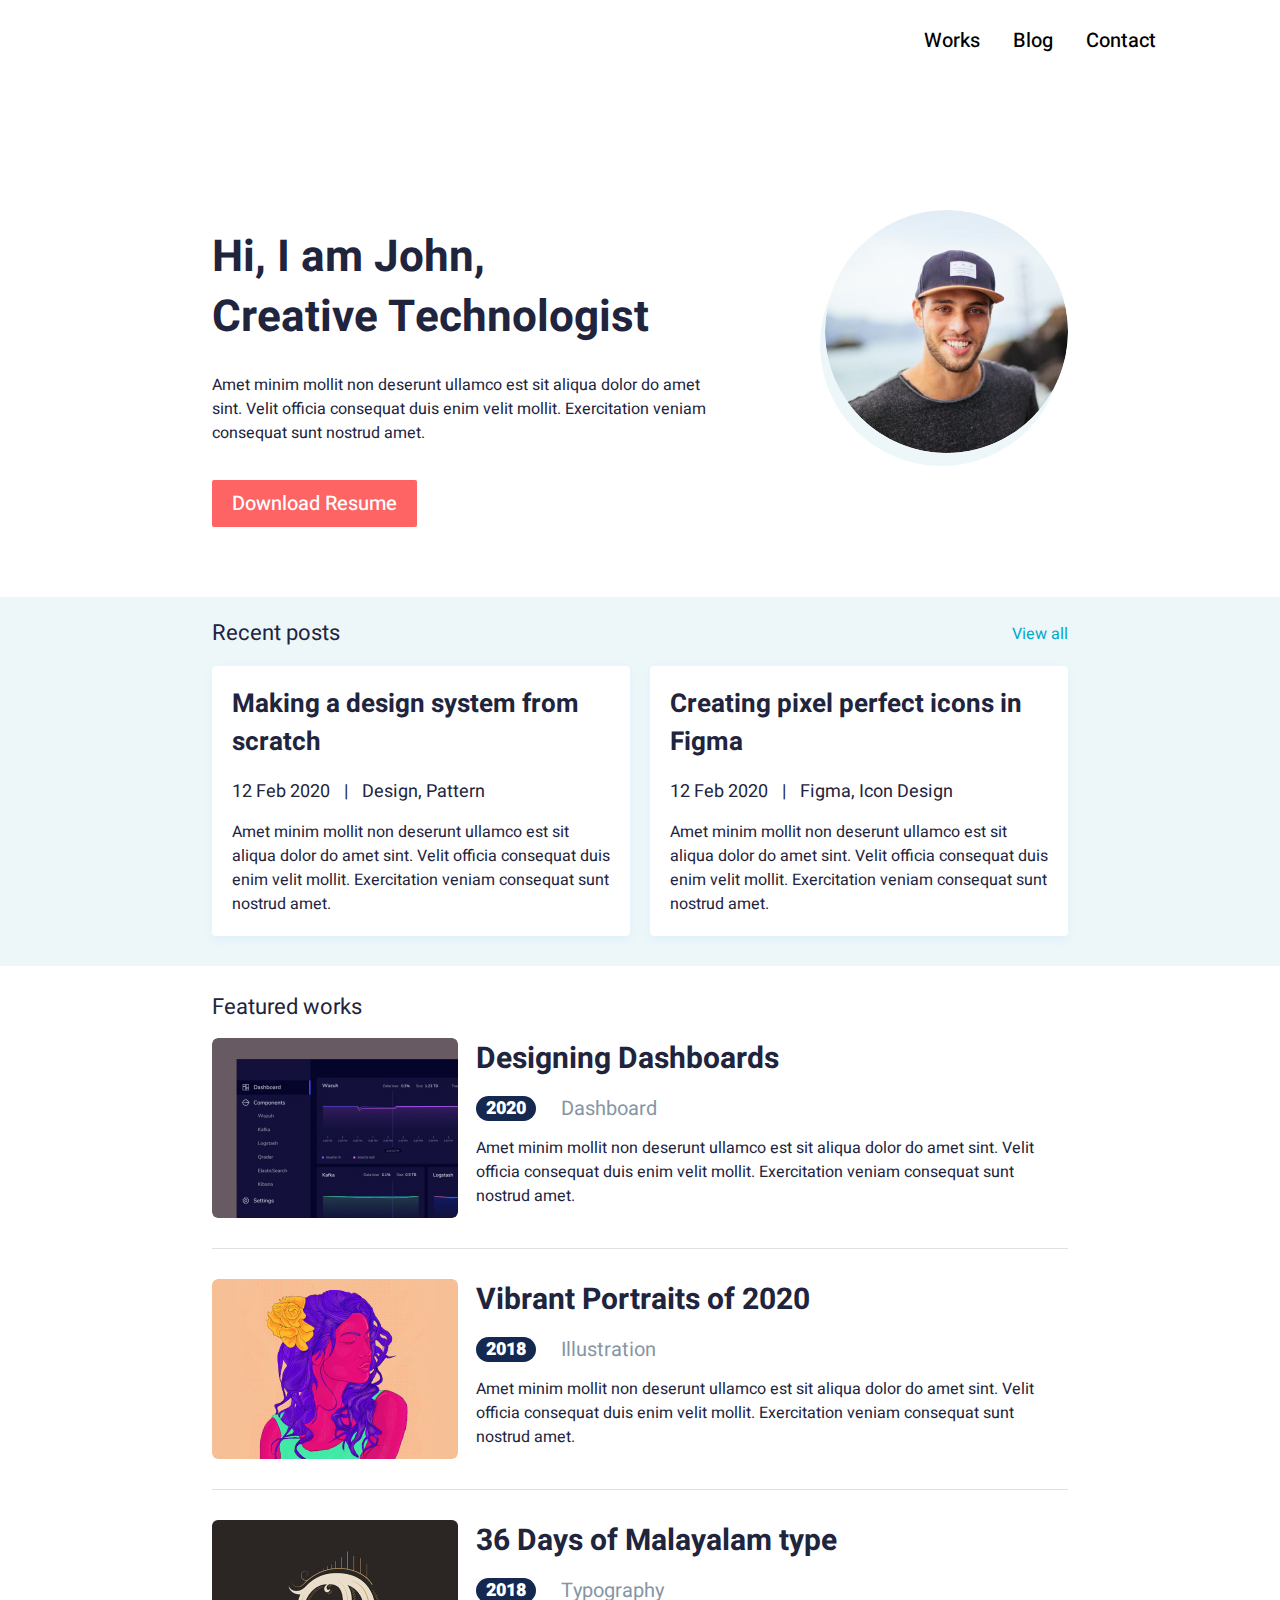
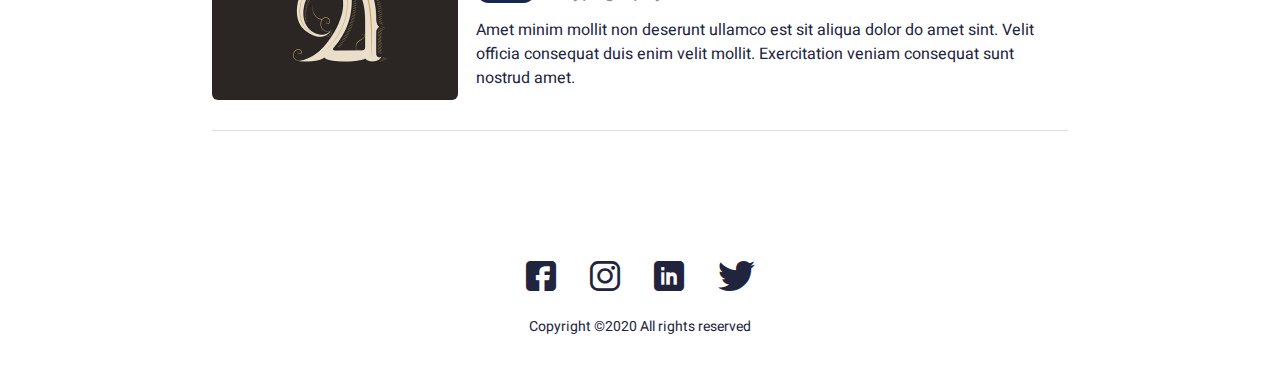
<file: index.html>
<!DOCTYPE html>
<html lang="en">
<head>
   <meta charset="UTF-8">
   <meta http-equiv="X-UA-Compatible" content="IE=edge">
   <meta name="viewport" content="width=device-width, initial-scale=1.0">
   <title>Johnn</title>
   <link href="css/iconsfont.css" rel="stylesheet">
   <link href="css/style.css" rel="stylesheet">
</head>
<body>
   <div class="wrapper">
<header class="header">
   <div class="header__content">
      <div class="header__menu menu">
         <div class="menu__icon icon-menu">
            <span></span>
            <span></span>
            <span></span>
         </div>
         <nav class="menu__body">
            <ul class="menu__list">
               <li><a href="works.html" class="menu__link">Works</a></li>
               <li><a href="blog.html" class="menu__link">Blog</a></li>
               <li><a href="article.html" class="menu__link">Contact</a></li>
            </ul>
         </nav>
      </div>
   </div>
</header>
      <main class="page">
         <section class="hello">
            <div class="hello__container container">
               <div class="hello__content">
                  <h1 class="hello__title title">
                     Hi, I am John,<br />
                     Creative Technologist
                  </h1>
                  <div class="hello__text text">
                     Amet minim mollit non deserunt ullamco est sit aliqua dolor do
                     amet sint. Velit officia consequat duis enim velit mollit.
                     Exercitation veniam consequat sunt nostrud amet.
                  </div>
                  <a href="" class="hello__btn btn">Download Resume</a>
               </div>
               <img class="hello__avatar" src="img/avatar.jpg" alt="">
            </div>
         </section>
         <section class="recent-posts">
            <div class="recent-posts__container container">
               <div class="recent-posts__header">
                  <div class="recent-posts__title title-posts">Recent posts</div>
                  <a href="" class="recent-posts__view-all">View all</a>
               </div>
               <div class="recent-posts__items">
                  <div class="recent-posts__column">
                     <article class="recent-posts__item recent-post">
                        <a href="" class="recent-post__title">Making a design system from scratch</a>
                        <div class="recent-post__info">12 Feb 2020 <span>|</span> Design, Pattern</div>
                        <div class="recent-post__text text">
                           Amet minim mollit non deserunt ullamco est sit aliqua dolor do amet sint.
                           Velit officia consequat duis enim velit mollit. 
                           Exercitation veniam consequat sunt nostrud amet.
                        </div>
                     </article>
                  </div>
                  <div class="recent-posts__column">
                     <article class="recent-posts__item recent-post">
                        <a href="" class="recent-post__title">Creating pixel perfect icons in Figma</a>
                        <div class="recent-post__info">12 Feb 2020 <span>|</span> Figma, Icon Design</div>
                        <div class="recent-post__text text">
                           Amet minim mollit non deserunt ullamco est sit aliqua dolor do amet sint.
                           Velit officia consequat duis enim velit mollit. 
                           Exercitation veniam consequat sunt nostrud amet.
                        </div>
                     </article>
                  </div>
               </div>
            </div>
         </section>
         <section class="featured-works">
            <div class="featured-works__container container">
               <div class="featured-works__title title-posts">Featured works</div>
               <div class="featured-works__items works">
                  <article class="works__item">
                     <a href="" class="works__image ibg">
                        <img src="img/works/01.jpg" alt="Work #1">
                     </a>
                     <div class="works__body">
                        <a href="" class="works__title">Designing Dashboards</a>
                        <div class="works__info">
                           <div class="works__year">2020</div>
                           <div class="works__category">Dashboard</div>
                        </div>
                        <div class="works__text text">
                           Amet minim mollit non deserunt ullamco est sit aliqua dolor do amet sint.
                           Velit officia consequat duis enim velit mollit.
                           Exercitation veniam consequat sunt nostrud amet.
                        </div>
                     </div>
                  </article>
                  <article class="works__item">
                     <a href="" class="works__image ibg">
                        <img src="img/works/02.jpg" alt="Work #2">
                     </a>
                     <div class="works__body">
                        <a href="" class="works__title">Vibrant Portraits of 2020</a>
                        <div class="works__info">
                           <div class="works__year">2018</div>
                           <div class="works__category">Illustration</div>
                        </div>
                        <div class="works__text text">
                           Amet minim mollit non deserunt ullamco est sit aliqua dolor do amet sint.
                           Velit officia consequat duis enim velit mollit.
                           Exercitation veniam consequat sunt nostrud amet.
                        </div>
                     </div>
                  </article>
                  <article class="works__item">
                     <a href="" class="works__image ibg">
                        <img src="img/works/03.jpg" alt="Work #3">
                     </a>
                     <div class="works__body">
                        <a href="" class="works__title">36 Days of Malayalam type</a>
                        <div class="works__info">
                           <div class="works__year">2018</div>
                           <div class="works__category">Typography</div>
                        </div>
                        <div class="works__text text">
                           Amet minim mollit non deserunt ullamco est sit aliqua dolor do amet sint.
                           Velit officia consequat duis enim velit mollit.
                           Exercitation veniam consequat sunt nostrud amet.
                        </div>
                     </div>
                  </article>
               </div>
            </div>
         </section>
      </main>
<footer class="footer">
   <div class="footer__content container">
      <div class="footer__social social">
         <a href="" class="social__item -icon-facebook"></a>
         <a href="" class="social__item -icon-instagram"></a>
         <a href="" class="social__item -icon-linked-in"></a>
         <a href="" class="social__item -icon-twitter"></a>
      </div>
      <div class="footer__copy">Copyright ©2020 All rights reserved </div>
   </div>
</footer>      
   </div>
   
   <script src="https://code.jquery.com/jquery-3.6.3.min.js"></script>
   <script src="js/script.js"></script>
</body>
</html>
</file>
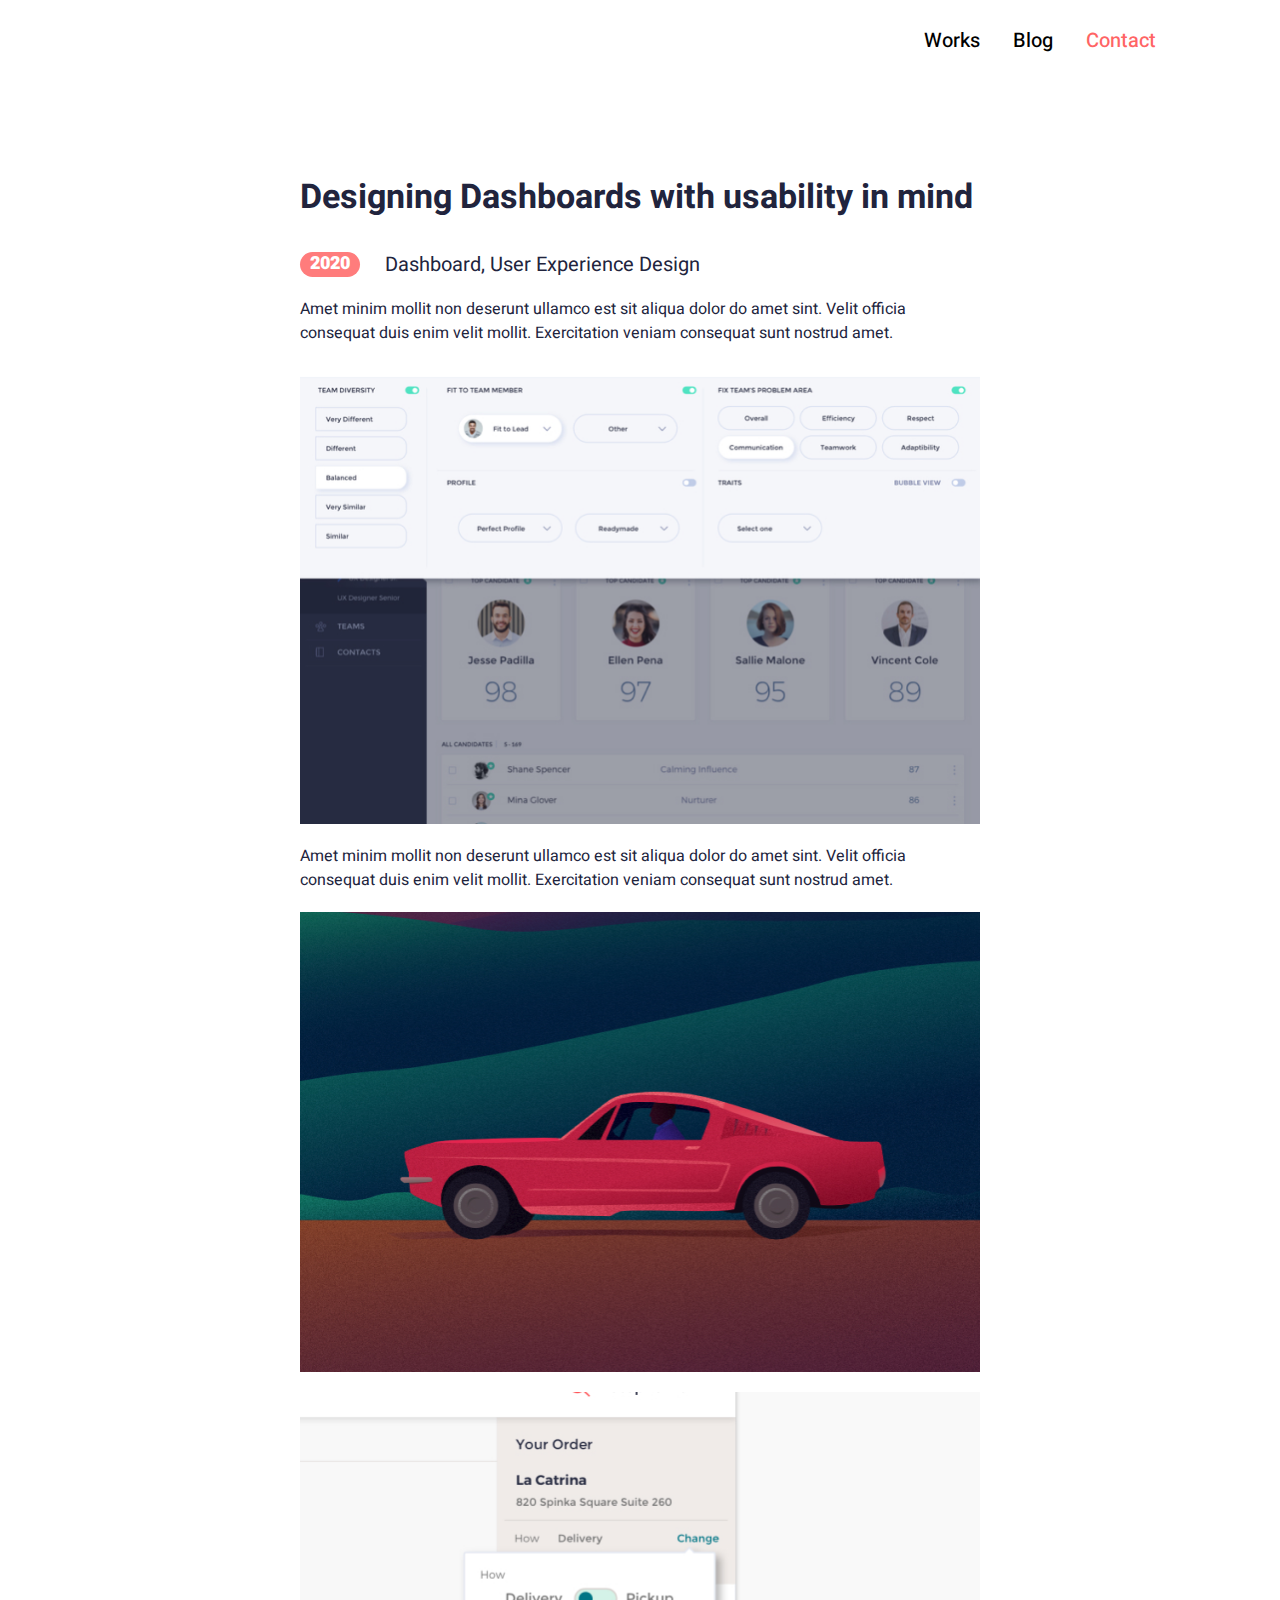
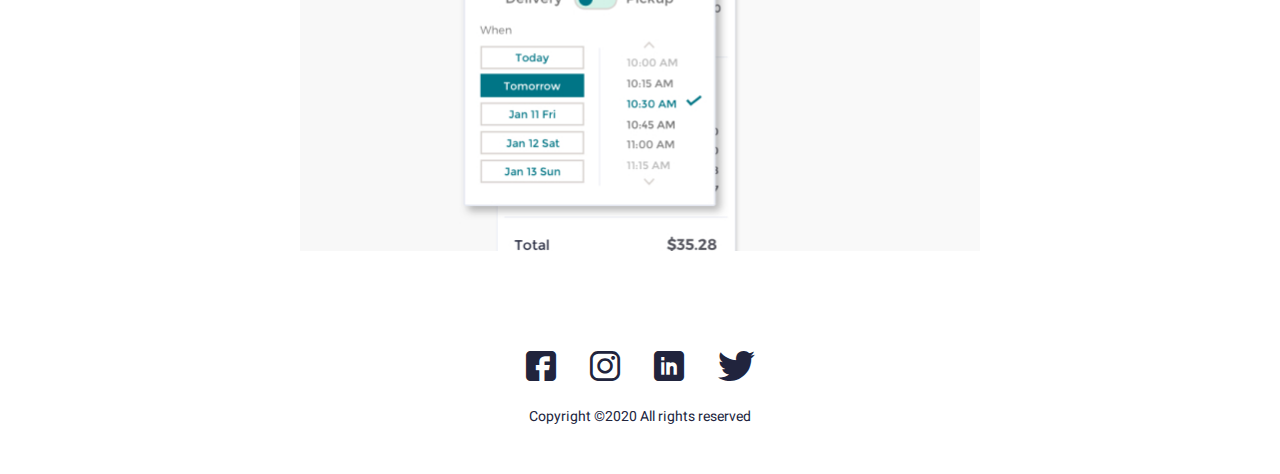
<file: article.html>
<!DOCTYPE html>
<html lang="en">
<head>
   <meta charset="UTF-8">
   <meta http-equiv="X-UA-Compatible" content="IE=edge">
   <meta name="viewport" content="width=device-width, initial-scale=1.0">
   <title>article</title>
   <link href="css/iconsfont.css" rel="stylesheet">
   <link href="css/style.css" rel="stylesheet">
</head>
<body>
   <div class="wrapper">
      <header class="header">
         <div class="header__content">
            <div class="header__menu menu">
               <div class="menu__icon icon-menu">
                  <span></span>
                  <span></span>
                  <span></span>
               </div>
               <nav class="menu__body">
                  <ul class="menu__list">
                     <li><a href="works.html" class="menu__link">Works</a></li>
                     <li><a href="blog.html" class="menu__link">Blog</a></li>
                     <li><a href="article.html" class="menu__link act-link-contact">Contact</a></li>
                  </ul>
               </nav>
            </div>
         </div>
      </header>
      <main class="page">
         <div class="article">
            <h1 class="article__title">Designing Dashboards with usability in mind</h1>
            <div class="article__info">
               <div class="article__year">2020</div>
               <div class="article__category">Dashboard, User Experience Design</div>
            </div>
            <div class="article__text">
               <p>
                  Amet minim mollit non deserunt ullamco est sit aliqua
                  dolor do amet sint.
                  Velit officia consequat duis enim velit mollit.
                  Exercitation veniam consequat sunt nostrud amet.
               </p>
               <img src="img/article/01.jpg" alt="" />
               <p>
                  Amet minim mollit non deserunt ullamco est sit aliqua
                  dolor do amet sint.
                  Velit officia consequat duis enim velit mollit.
                  Exercitation veniam consequat sunt nostrud amet.
               </p>
               <img src="img/article/02.jpg" alt="" />
               <img src="img/article/03.jpg" alt="" />
            </div>
         </div>
      </main>
<footer class="footer">
   <div class="footer__content container">
      <div class="footer__social social">
         <a href="" class="social__item -icon-facebook"></a>
         <a href="" class="social__item -icon-instagram"></a>
         <a href="" class="social__item -icon-linked-in"></a>
         <a href="" class="social__item -icon-twitter"></a>
      </div>
      <div class="footer__copy">Copyright ©2020 All rights reserved </div>
   </div>
</footer>      
   </div>
   
   <script src="https://code.jquery.com/jquery-3.6.3.min.js"></script>
   <script src="js/script.js"></script>
</body>
</html>
</file>
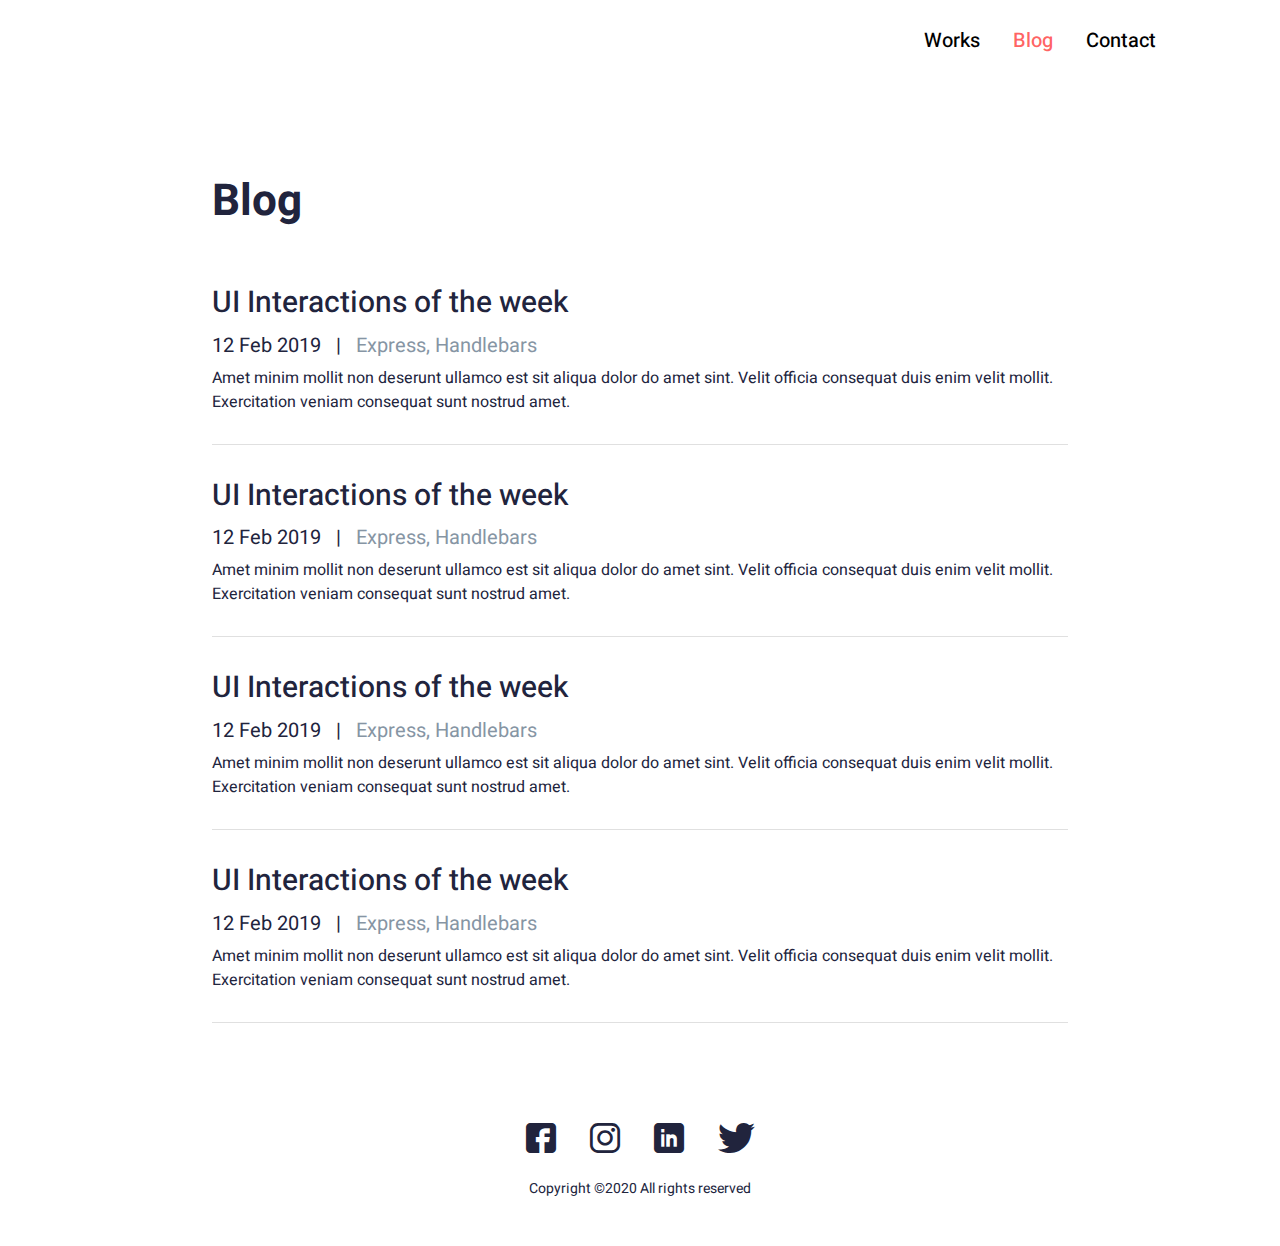
<file: blog.html>
<!DOCTYPE html>
<html lang="en">
<head>
   <meta charset="UTF-8">
   <meta http-equiv="X-UA-Compatible" content="IE=edge">
   <meta name="viewport" content="width=device-width, initial-scale=1.0">
   <title>blog</title>
   <link href="css/iconsfont.css" rel="stylesheet">
   <link href="css/style.css" rel="stylesheet">
</head>
<body>
   <div class="wrapper">
      <header class="header">
         <div class="header__content">
            <div class="header__menu menu">
               <div class="menu__icon icon-menu">
                  <span></span>
                  <span></span>
                  <span></span>
               </div>
               <nav class="menu__body">
                  <ul class="menu__list">
                     <li><a href="works.html" class="menu__link">Works</a></li>
                     <li><a href="blog.html" class="menu__link act-link-blog">Blog</a></li>
                     <li><a href="article.html" class="menu__link">Contact</a></li>
                  </ul>
               </nav>
            </div>
         </div>
      </header>
      <main class="page">
         <div class="page__container container">
            <section class="blog">
               <h1 class="blog__title title">Blog</h1>
               <div class="blog__items">
                  <div class="blog__item">
                     <a href="" class="blog__title-link">UI Interactions of the week</a>
                     <div class="blog__info">
                        <div class="blog__date">12 Feb 2019</div> 
                        <span class="blog__separator">|</span> 
                        <div class="blog__category">Express, Handlebars</div>
                     </div>
                     <div class="blog__text text">
                        Amet minim mollit non deserunt ullamco est
                        sit aliqua dolor do amet sint.
                        Velit officia consequat duis enim velit mollit.
                        Exercitation veniam consequat sunt nostrud amet.
                     </div>
                  </div>
                  <div class="blog__item">
                     <a href="" class="blog__title-link">UI Interactions of the week</a>
                     <div class="blog__info">
                        <div class="blog__date">12 Feb 2019</div> 
                        <span class="blog__separator">|</span> 
                        <div class="blog__category">Express, Handlebars</div>
                     </div>
                     <div class="blog__text text">
                        Amet minim mollit non deserunt ullamco est
                        sit aliqua dolor do amet sint.
                        Velit officia consequat duis enim velit mollit.
                        Exercitation veniam consequat sunt nostrud amet.
                     </div>
                  </div>
                  <div class="blog__item">
                     <a href="" class="blog__title-link">UI Interactions of the week</a>
                     <div class="blog__info">
                        <div class="blog__date">12 Feb 2019</div> 
                        <span class="blog__separator">|</span> 
                        <div class="blog__category">Express, Handlebars</div>
                     </div>
                     <div class="blog__text text">
                        Amet minim mollit non deserunt ullamco est
                        sit aliqua dolor do amet sint.
                        Velit officia consequat duis enim velit mollit.
                        Exercitation veniam consequat sunt nostrud amet.
                     </div>
                  </div>
                  <div class="blog__item">
                     <a href="" class="blog__title-link">UI Interactions of the week</a>
                     <div class="blog__info">
                        <div class="blog__date">12 Feb 2019</div> 
                        <span class="blog__separator">|</span> 
                        <div class="blog__category">Express, Handlebars</div>
                     </div>
                     <div class="blog__text text">
                        Amet minim mollit non deserunt ullamco est
                        sit aliqua dolor do amet sint.
                        Velit officia consequat duis enim velit mollit.
                        Exercitation veniam consequat sunt nostrud amet.
                     </div>
                  </div>
               </div>
            </section>
         </div>
      </main>
<footer class="footer">
   <div class="footer__content container">
      <div class="footer__social social">
         <a href="" class="social__item -icon-facebook"></a>
         <a href="" class="social__item -icon-instagram"></a>
         <a href="" class="social__item -icon-linked-in"></a>
         <a href="" class="social__item -icon-twitter"></a>
      </div>
      <div class="footer__copy">Copyright ©2020 All rights reserved </div>
   </div>
</footer>      
   </div>
   
   <script src="https://code.jquery.com/jquery-3.6.3.min.js"></script>
   <script src="js/script.js"></script>
</body>
</html>
</file>
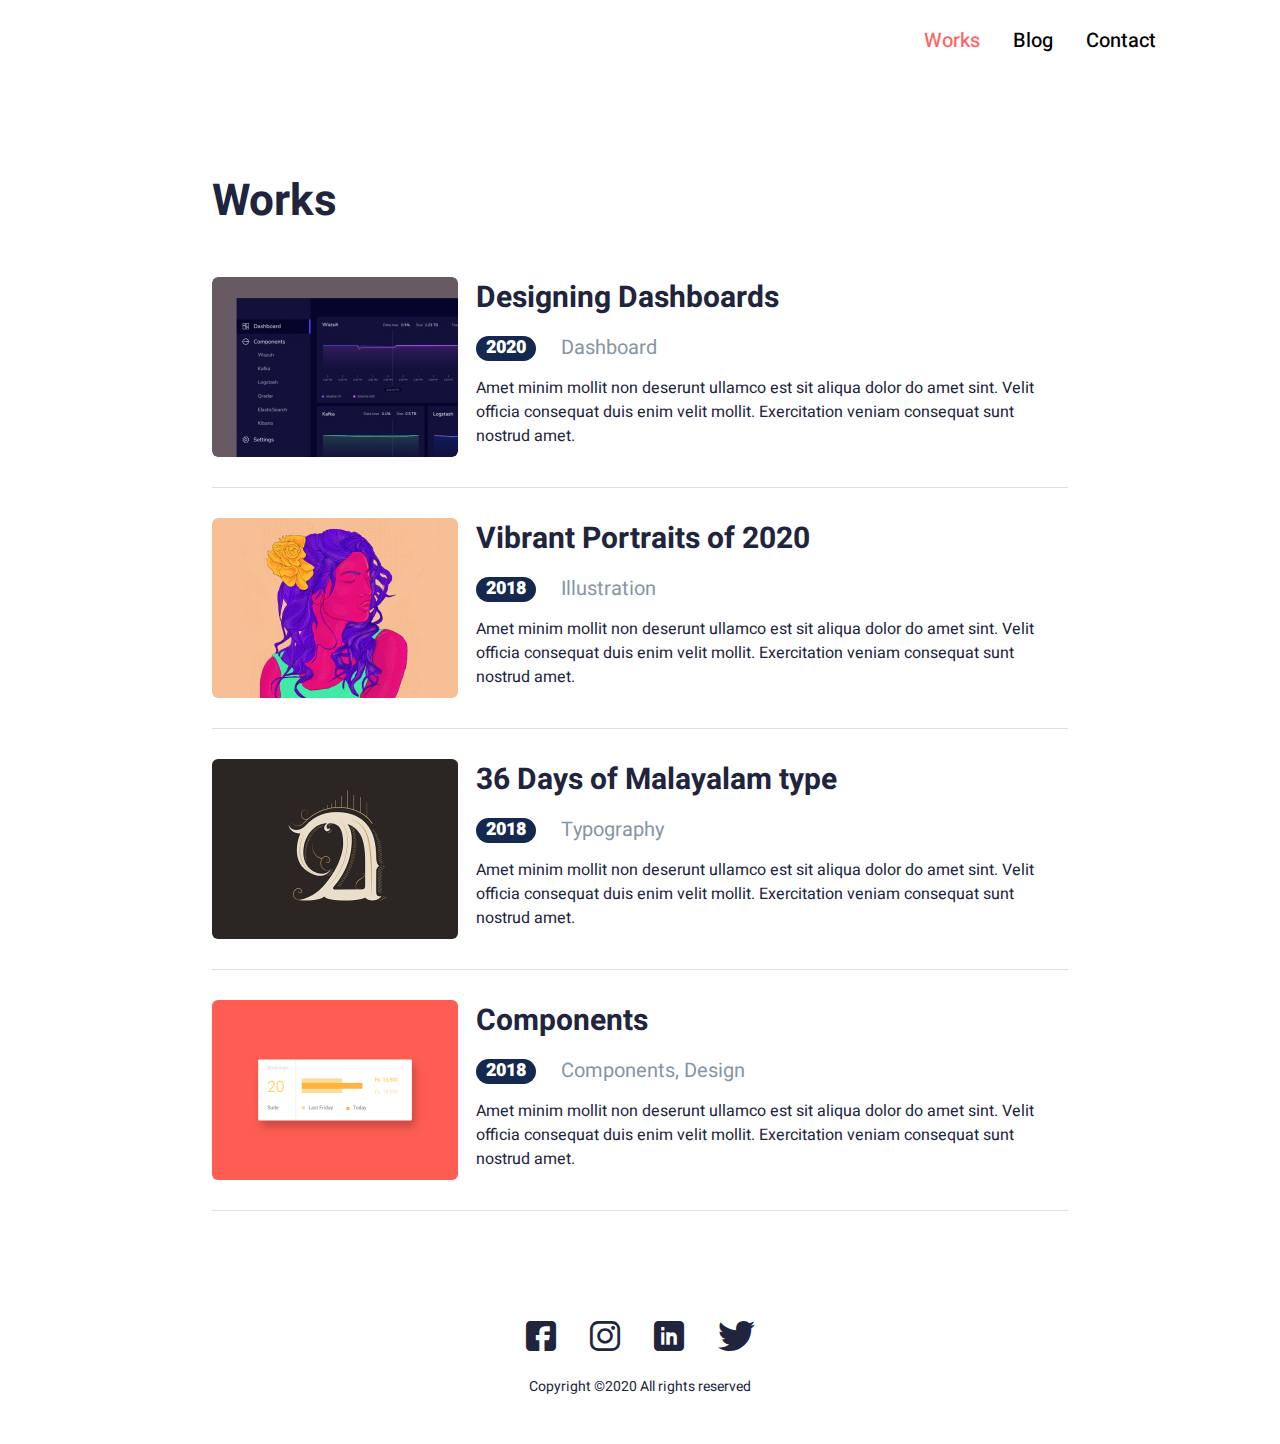
<file: works.html>
<!DOCTYPE html>
<html lang="en">
<head>
   <meta charset="UTF-8">
   <meta http-equiv="X-UA-Compatible" content="IE=edge">
   <meta name="viewport" content="width=device-width, initial-scale=1.0">
   <title>works</title>
   <link href="css/iconsfont.css" rel="stylesheet">
   <link href="css/style.css" rel="stylesheet">
</head>
<body>
   <div class="wrapper">
      <header class="header">
         <div class="header__content">
            <div class="header__menu menu">
               <div class="menu__icon icon-menu">
                  <span></span>
                  <span></span>
                  <span></span>
               </div>
               <nav class="menu__body">
                  <ul class="menu__list">
                     <li><a href="works.html" class="menu__link act-link-works">Works</a></li>
                     <li><a href="blog.html" class="menu__link">Blog</a></li>
                     <li><a href="article.html" class="menu__link">Contact</a></li>
                  </ul>
               </nav>
            </div>
         </div>
      </header>
      <main class="page">
         <div class="page__container container">
            <section class="works">
               <h1 class="works__main-title title">Works</h1>
               <div class="works-items">
                  <article class="works__item">
                     <a href="" class="works__image ibg">
                        <img src="img/works/01.jpg" alt="Work #1">
                     </a>
                     <div class="works__body">
                        <a href="" class="works__title">Designing Dashboards</a>
                        <div class="works__info">
                           <div class="works__year">2020</div>
                           <div class="works__category">Dashboard</div>
                        </div>
                        <div class="works__text text">
                           Amet minim mollit non deserunt ullamco est sit aliqua dolor do amet sint.
                           Velit officia consequat duis enim velit mollit.
                           Exercitation veniam consequat sunt nostrud amet.
                        </div>
                     </div>
                  </article>
                  <article class="works__item">
                     <a href="" class="works__image ibg">
                        <img src="img/works/02.jpg" alt="Work #2">
                     </a>
                     <div class="works__body">
                        <a href="" class="works__title">Vibrant Portraits of 2020</a>
                        <div class="works__info">
                           <div class="works__year">2018</div>
                           <div class="works__category">Illustration</div>
                        </div>
                        <div class="works__text text">
                           Amet minim mollit non deserunt ullamco est sit aliqua dolor do amet sint.
                           Velit officia consequat duis enim velit mollit.
                           Exercitation veniam consequat sunt nostrud amet.
                        </div>
                     </div>
                  </article>
                  <article class="works__item">
                     <a href="" class="works__image ibg">
                        <img src="img/works/03.jpg" alt="Work #3">
                     </a>
                     <div class="works__body">
                        <a href="" class="works__title">36 Days of Malayalam type</a>
                        <div class="works__info">
                           <div class="works__year">2018</div>
                           <div class="works__category">Typography</div>
                        </div>
                        <div class="works__text text">
                           Amet minim mollit non deserunt ullamco est sit aliqua dolor do amet sint.
                           Velit officia consequat duis enim velit mollit.
                           Exercitation veniam consequat sunt nostrud amet.
                        </div>
                     </div>
                  </article>
                  <article class="works__item">
                     <a href="" class="works__image ibg">
                        <img src="img/works/04.jpg" alt="Work #3">
                     </a>
                     <div class="works__body">
                        <a href="" class="works__title">Components</a>
                        <div class="works__info">
                           <div class="works__year">2018</div>
                           <div class="works__category">Components, Design</div>
                        </div>
                        <div class="works__text text">
                           Amet minim mollit non deserunt ullamco est sit aliqua dolor do amet sint.
                           Velit officia consequat duis enim velit mollit.
                           Exercitation veniam consequat sunt nostrud amet.
                        </div>
                     </div>
                  </article>
               </div>
            </section>
         </div>
      </main>
<footer class="footer">
   <div class="footer__content container">
      <div class="footer__social social">
         <a href="" class="social__item -icon-facebook"></a>
         <a href="" class="social__item -icon-instagram"></a>
         <a href="" class="social__item -icon-linked-in"></a>
         <a href="" class="social__item -icon-twitter"></a>
      </div>
      <div class="footer__copy">Copyright ©2020 All rights reserved </div>
   </div>
</footer>      
   </div>
   
   <script src="https://code.jquery.com/jquery-3.6.3.min.js"></script>
   <script src="js/script.js"></script>
</body>
</html>
</file>
<file: css/iconsfont.css>
@font-face {
  font-family: 'icons';
  src:
    url('../fonts/icons.ttf?b7ytnz') format('truetype'),
    url('../fonts/icons.woff?b7ytnz') format('woff'),
    url('../fonts/icons.svg?b7ytnz#icons') format('svg');
  font-weight: normal;
  font-style: normal;
  font-display: block;
}

[class^="-icon-"]::before,
[class*=" -icon-"]::before {
  /* use !important to prevent issues with browser extensions that change fonts */
  font-family: 'icons' !important;
  font-style: normal;
  font-weight: normal;
  font-variant: normal;
  text-transform: none;
  line-height: 1;

  /* Better Font Rendering =========== */
  -webkit-font-smoothing: antialiased;
  -moz-osx-font-smoothing: grayscale;
}

.-icon-facebook:before {
  content: "\e900";
}
.-icon-instagram:before {
  content: "\e901";
}
.-icon-linked-in:before {
  content: "\e902";
}
.-icon-twitter:before {
  content: "\e903";
}
</file>
<file: css/style.css>
@charset "UTF-8";
/*Обнуление*/
@import url("https://fonts.googleapis.com/css2?family=Heebo:wght@400;500;700;900&display=swap");
* {
  padding: 0;
  margin: 0;
  border: 0;
}

*, *:before, *:after {
  -webkit-box-sizing: border-box;
  box-sizing: border-box;
}

:focus, :active {
  outline: none;
}

a:focus, a:active {
  outline: none;
}

nav, footer, header, aside {
  display: block;
}

html, body {
  height: 100%;
  width: 100%;
  font-size: 100%;
  line-height: 1;
  font-size: 14px;
  -ms-text-size-adjust: 100%;
  -moz-text-size-adjust: 100%;
  -webkit-text-size-adjust: 100%;
}

input, button, textarea {
  font-family: inherit;
}

input::-ms-clear {
  display: none;
}

button {
  cursor: pointer;
}

button::-moz-focus-inner {
  padding: 0;
  border: 0;
}

a, a:visited {
  text-decoration: none;
}

a:hover {
  text-decoration: none;
}

ul li {
  list-style: none;
}

img {
  vertical-align: top;
}

h1, h2, h3, h4, h5, h6 {
  font-size: inherit;
  font-weight: inherit;
}

/*--------------------*/
body, html {
  font-family: Heebo;
  color: #21243D;
}

.ibg {
  background-position: center;
  background-size: cover;
  background-repeat: no-repeat;
  position: relative;
}

.ibg img {
  width: 0;
  height: 0;
  position: absolute;
  top: 0;
  left: 0;
  opacity: 0;
  visibility: hidden;
}

@media (max-width: 767.98px) {
  body.lock {
    overflow: hidden;
  }
}
.wrapper {
  width: 100%;
  min-height: 100%;
  overflow: hidden;
  display: -webkit-box;
  display: -ms-flexbox;
  display: flex;
  -webkit-box-orient: vertical;
  -webkit-box-direction: normal;
      -ms-flex-direction: column;
          flex-direction: column;
}

.container {
  max-width: 856px;
  margin: 0 auto;
}
@media (max-width: 868px) {
  .container {
    max-width: 750px;
  }
}
@media (max-width: 991.98px) {
  .container {
    max-width: none;
    padding: 0 10px;
  }
}

.header {
  position: relative;
  z-index: 100;
}
.header__content {
  max-width: 1052px;
  padding: 0px 10px;
  margin: 0px auto;
}
.header__menu {
  height: 82px;
  display: -webkit-box;
  display: -ms-flexbox;
  display: flex;
  -webkit-box-pack: end;
      -ms-flex-pack: end;
          justify-content: flex-end;
  -webkit-box-align: center;
      -ms-flex-align: center;
          align-items: center;
  padding: 10px 0;
}
@media (max-width: 767.98px) {
  .header__menu {
    height: 50px;
  }
}

.menu__list li {
  margin: 0px 0px 30px 0px;
}
.menu__list li:last-child {
  margin: 0px 0px 0px 0px;
}
@media (min-width: 767.98px) {
  .menu__list {
    display: -webkit-box;
    display: -ms-flexbox;
    display: flex;
  }
  .menu__list li {
    margin: 0px 33px 0px 0px;
  }
}
.menu__link {
  font-weight: 500;
  font-size: 20px;
  color: #000000;
  -webkit-transition: color 0.3s ease 0s;
  transition: color 0.3s ease 0s;
}
@media (min-width: 991.98px) {
  .menu__link:hover {
    color: #FF6464;
  }
}
@media (max-width: 767.98px) {
  .menu__link {
    font-size: 40px;
    display: block;
    text-align: center;
  }
}
.menu__link.act-link-blog, .menu__link.act-link-works, .menu__link.act-link-contact {
  color: #FF6464;
}
@media (max-width: 767.98px) {
  .menu__body {
    -webkit-transform: translate(0px, -100%);
            transform: translate(0px, -100%);
    -webkit-transition: -webkit-transform 0.8s ease 0s;
    transition: -webkit-transform 0.8s ease 0s;
    transition: transform 0.8s ease 0s;
    transition: transform 0.8s ease 0s, -webkit-transform 0.8s ease 0s;
    position: fixed;
    width: 100%;
    height: 100%;
    top: 0;
    left: 0;
    overflow: auto;
    padding: 70px 10px 30px 10px;
    background-color: rgba(255, 255, 255, 0.9);
  }
  .menu__body.active {
    -webkit-transform: translate(0px, 0%);
            transform: translate(0px, 0%);
  }
}

.icon-menu {
  display: none;
}
@media (max-width: 767.98px) {
  .icon-menu {
    display: block;
    position: relative;
    width: 30px;
    height: 18px;
    cursor: pointer;
    z-index: 5;
  }
}
.icon-menu span {
  -webkit-transition: all 0.3s ease 0s;
  transition: all 0.3s ease 0s;
  top: calc(50% - 1px);
  left: 0;
  position: absolute;
  width: 100%;
  height: 2px;
  background-color: #000;
}
.icon-menu span:first-child {
  top: 0px;
}
.icon-menu span:last-child {
  top: auto;
  bottom: 0px;
}
.icon-menu.active span {
  -webkit-transform: scale(0);
          transform: scale(0);
}
.icon-menu.active span:first-child {
  -webkit-transform: rotate(-45deg);
          transform: rotate(-45deg);
  top: calc(50% - 1px);
}
.icon-menu.active span:last-child {
  -webkit-transform: rotate(45deg);
          transform: rotate(45deg);
  bottom: calc(50% - 1px);
}

.title {
  font-weight: 700;
  font-size: 44px;
  line-height: 136.3636363636%;
}
@media (max-width: 767.98px) {
  .title {
    font-size: 32px;
  }
}

.title-posts {
  font-size: 22px;
}
@media (max-width: 767.98px) {
  .title-posts {
    text-align: center;
    font-size: 18px;
  }
}

.btn {
  background-color: #FF6464;
  border-radius: 2px;
  display: -webkit-inline-box;
  display: -ms-inline-flexbox;
  display: inline-flex;
  height: 47px;
  -webkit-box-align: center;
      -ms-flex-align: center;
          align-items: center;
  -webkit-box-pack: center;
      -ms-flex-pack: center;
          justify-content: center;
  text-align: center;
  padding: 0px 20px;
  font-weight: 500;
  font-size: 20px;
  line-height: 145%;
  color: #fff;
  -webkit-transition: background-color 0.3s ease 0s;
  transition: background-color 0.3s ease 0s;
}
@media (min-width: 992px) {
  .btn:hover {
    background-color: #bd4a4a;
  }
}

.text, .article__text p {
  font-size: 16px;
  line-height: 150%;
}

.hello {
  padding: 38px 0px 70px 0px;
}
@media (max-width: 868px) {
  .hello {
    padding: 0px 0px 70px 0px;
  }
}
@media (max-width: 767.98px) {
  .hello {
    padding: 0px 0px 60px 0px;
  }
}
.hello__container {
  display: -webkit-box;
  display: -ms-flexbox;
  display: flex;
}
@media (max-width: 767.98px) {
  .hello__container {
    -webkit-box-orient: vertical;
    -webkit-box-direction: reverse;
        -ms-flex-direction: column-reverse;
            flex-direction: column-reverse;
    text-align: center;
  }
}
.hello__content {
  -webkit-box-align: start;
      -ms-flex-align: start;
          align-items: flex-start;
  padding: 18px 110px 0px 0px;
  -webkit-box-flex: 1;
      -ms-flex: 1 1 auto;
          flex: 1 1 auto;
}
.hello__content *:last-child {
  margin-bottom: 0;
}
@media (max-width: 868px) {
  .hello__content {
    padding: 18px 50px 0px 0px;
  }
}
@media (max-width: 767.98px) {
  .hello__content {
    padding: 40px 0px 0px 0px;
  }
}
.hello__avatar {
  -webkit-box-flex: 0;
      -ms-flex: 0 0 243px;
          flex: 0 0 243px;
  height: 243px;
  border-radius: 50%;
  overflow: hidden;
  -webkit-box-shadow: -5px 13px 0px 0px #EDF7FA;
          box-shadow: -5px 13px 0px 0px #EDF7FA;
}
.hello__avatar img {
  max-width: 100%;
}
@media (max-width: 767.98px) {
  .hello__avatar {
    -webkit-box-flex: 0;
        -ms-flex: none;
            flex: none;
    display: inline-block;
    margin: 0 auto;
    width: 170px;
    height: 170px;
  }
  .hello__avatar img {
    max-width: none;
  }
}
.hello__title {
  margin: 0px 0px 25px 0px;
}
@media (max-width: 767.98px) {
  .hello__title {
    margin: 0px 0px 20px 0px;
  }
}
.hello__text {
  margin: 0px 0px 35px 0px;
}
@media (max-width: 767.98px) {
  .hello__text {
    margin: 0px 0px 25px 0px;
    padding: 0 15px;
  }
}
.hello__btn {
  margin: 0px 0px 25px 0px;
}
@media (max-width: 767.98px) {
  .hello__btn {
    margin: 0px 0px 20px 0px;
  }
}

.recent-posts {
  padding: 25px 0px 13px 0px;
  background: #EDF7FA;
}
@media (max-width: 767.98px) {
  .recent-posts {
    padding: 25px 0px 23px 0px;
  }
}
.recent-posts__header {
  display: -webkit-box;
  display: -ms-flexbox;
  display: flex;
  margin: 0px 0px 20px 0px;
}
.recent-posts__title {
  padding: 0px 20px 0px 0px;
  -webkit-box-flex: 1;
      -ms-flex: 1 1 auto;
          flex: 1 1 auto;
}
.recent-posts__view-all {
  -webkit-box-flex: 0;
      -ms-flex: 0 0 auto;
          flex: 0 0 auto;
  font-size: 16px;
  line-height: 150%;
  color: #00A8CC;
}
@media (max-width: 767.98px) {
  .recent-posts__view-all {
    display: none;
  }
}
.recent-posts__items {
  margin: 0 -10px;
}
@media (min-width: 767.98px) {
  .recent-posts__items {
    display: -webkit-box;
    display: -ms-flexbox;
    display: flex;
  }
}
.recent-posts__column {
  -webkit-box-flex: 0;
      -ms-flex: 0 1 50%;
          flex: 0 1 50%;
  padding: 0 10px;
  margin: 0px 0px 17px 0px;
}

.recent-post {
  height: 100%;
  background-color: #fff;
  -webkit-box-shadow: 0px 4px 10px rgba(187, 225, 250, 0.25);
          box-shadow: 0px 4px 10px rgba(187, 225, 250, 0.25);
  border-radius: 4px;
  padding: 20px;
}
.recent-post *:last-child {
  margin-bottom: 0;
}
@media (max-width: 767.98px) {
  .recent-post {
    padding: 15px;
  }
}
.recent-post__title {
  display: inline-block;
  font-weight: 700;
  font-size: 26px;
  line-height: 146.1538461538%;
  color: inherit;
  -webkit-transition: all 0.3s ease 0s;
  transition: all 0.3s ease 0s;
  margin: 0px 0px 17px 0px;
}
@media (min-width: 991.98px) {
  .recent-post__title:hover {
    color: #FF6464;
  }
}
@media (max-width: 767.98px) {
  .recent-post__title {
    font-size: 22px;
    margin: 0px 0px 10px 0px;
  }
}
.recent-post__info {
  font-size: 18px;
  line-height: 144.4444444444%;
  margin: 0px 0px 15px 0px;
}
.recent-post__info span {
  margin: 0 10px;
}
@media (max-width: 767.98px) {
  .recent-post__info {
    font-size: 16px;
    margin: 0px 0px 10px 0px;
  }
}
.recent-post__text {
  margin: 0px 0px 10px 0px;
}

.featured-works {
  padding: 30px 0px 80px 0px;
}
@media (max-width: 767.98px) {
  .featured-works {
    padding: 30px 0px 30px 0px;
  }
}
.featured-works__title {
  margin: 0px 0px 20px 0px;
}
@media (max-width: 767.98px) {
  .featured-works__items {
    display: -webkit-box;
    display: -ms-flexbox;
    display: flex;
    overflow: auto;
  }
  .featured-works__items .works__item {
    -webkit-box-flex: 0;
        -ms-flex: 0 0 90%;
            flex: 0 0 90%;
    margin: 0px 15px 0px 0px;
  }
}

.works__main-title {
  margin: 0px 0px 45px 0px;
}
@media (max-width: 767.98px) {
  .works__main-title {
    margin: 0px 0px 20px 0px;
  }
}
.works__item {
  border-bottom: 1px solid #E0E0E0;
  padding: 0px 0px 30px 0px;
  margin: 0px 0px 30px 0px;
}
.works__item:last-child {
  margin-bottom: 0px;
}
@media (min-width: 767.98px) {
  .works__item {
    display: -webkit-box;
    display: -ms-flexbox;
    display: flex;
    -webkit-box-align: start;
        -ms-flex-align: start;
            align-items: flex-start;
  }
}
.works__image {
  -webkit-box-flex: 0;
      -ms-flex: 0 0 246px;
          flex: 0 0 246px;
  border-radius: 6px;
  min-height: 180px;
  display: block;
  overflow: hidden;
}
@media (max-width: 767.98px) {
  .works__image {
    margin: 0px 0px 17px 0px;
    padding: 0px 0px 60% 0px;
  }
}
.works__body {
  -webkit-box-flex: 1;
      -ms-flex: 1 1 auto;
          flex: 1 1 auto;
  padding: 0px 0px 0px 18px;
}
.works__title {
  color: inherit;
  display: inline-block;
  font-size: 30px;
  font-weight: 700;
  line-height: 146.6666666667%;
  margin: 0px 0px 15px 0px;
  -webkit-transition: color 0.3s ease 0s;
  transition: color 0.3s ease 0s;
}
@media (max-width: 767.98px) {
  .works__title {
    font-size: 24px;
  }
}
@media (min-width: 991.98px) {
  .works__title:hover {
    color: #FF6464;
  }
}
.works__info {
  display: -webkit-box;
  display: -ms-flexbox;
  display: flex;
  -webkit-box-align: center;
      -ms-flex-align: center;
          align-items: center;
  margin: 0px 0px 15px 0px;
}
.works__year {
  display: -webkit-inline-box;
  display: -ms-inline-flexbox;
  display: inline-flex;
  background: #142850;
  border-radius: 16px;
  height: 25px;
  padding: 0 10px;
  -webkit-box-pack: center;
      -ms-flex-pack: center;
          justify-content: center;
  -webkit-box-align: center;
      -ms-flex-align: center;
          align-items: center;
  color: #fff;
  font-weight: 900;
  font-size: 18px;
}
.works__category {
  color: #8695A4;
  font-size: 20px;
  margin: 0px 0px 0px 25px;
}

.works-items {
  padding: 0px 0px 60px 0px;
}
@media (max-width: 767.98px) {
  .works-items {
    padding: 0px 0px 30px 0px;
  }
}

.footer {
  text-align: center;
  padding: 50px 0;
}
.footer__social {
  margin: 0px 0px 25px 0px;
}
@media (max-width: 767.98px) {
  .footer {
    padding: 30px 0;
  }
}

.blog {
  padding: 0px 0px 50px 0px;
}
@media (max-width: 767.98px) {
  .blog {
    padding: 0px 0px 30px 0px;
  }
}
.blog__title {
  margin: 0px 0px 50px 0px;
}
@media (max-width: 767.98px) {
  .blog__title {
    margin: 0px 0px 20px 0px;
  }
}
.blog__title-link {
  color: inherit;
  display: inline-block;
  font-size: 30px;
  font-weight: 500;
  line-height: 146.6666666667%;
  -webkit-transition: color 0.4s ease 0s;
  transition: color 0.4s ease 0s;
  margin: 0px 0px 10px 0px;
}
@media (min-width: 991.98px) {
  .blog__title-link:hover {
    color: #FF6464;
  }
}
@media (max-width: 767.98px) {
  .blog__title-link {
    font-size: 26px;
  }
}
.blog__info {
  display: -webkit-box;
  display: -ms-flexbox;
  display: flex;
  font-size: 20px;
  margin: 0px 0px 10px 0px;
}
@media (max-width: 767.98px) {
  .blog__info {
    font-size: 16px;
  }
}
.blog__separator {
  margin: 0 15px;
}
.blog__category {
  color: #8695A4;
}
.blog__item {
  border-bottom: 1px solid #E0E0E0;
  padding: 0px 0px 30px 0px;
  margin: 0px 0px 30px 0px;
}
.blog__item:last-child {
  margin: 0px 0px 0px 0px;
}
@media (max-width: 767.98px) {
  .blog__item {
    margin: 0px 0px 25px 0px;
    padding: 0px 0px 25px 0px;
  }
}

.article {
  max-width: 700px;
  padding: 0 10px 30px;
  margin: 0 auto;
}
.article__title {
  font-size: 34px;
  font-weight: 700;
  line-height: 147.0588235294%;
  margin: 0px 0px 30px 0px;
}
@media (max-width: 767.98px) {
  .article__title {
    font-size: 30px;
  }
}
.article__info {
  display: -webkit-box;
  display: -ms-flexbox;
  display: flex;
  margin: 0px 0px 20px 0px;
}
.article__year {
  background: #FF7C7C;
  border-radius: 16px;
  display: -webkit-box;
  display: -ms-flexbox;
  display: flex;
  height: 25px;
  padding: 0 10px;
  -webkit-box-pack: center;
      -ms-flex-pack: center;
          justify-content: center;
  -webkit-box-align: center;
      -ms-flex-align: center;
          align-items: center;
  color: #fff;
  font-size: 18px;
  font-weight: 900;
}
.article__category {
  -ms-flex-item-align: center;
      -ms-grid-row-align: center;
      align-self: center;
  font-size: 20px;
  margin: 0px 0px 0px 25px;
  line-height: 125%;
}
@media (max-width: 767.98px) {
  .article__category {
    font-size: 18px;
  }
}
.article__text p {
  margin: 0px 0px 20px 0px;
}
.article__text img {
  max-width: 100%;
  margin: 0px 0px 20px 0px;
}

.page {
  -webkit-box-flex: 1;
      -ms-flex: 1 1 auto;
          flex: 1 1 auto;
  padding: 90px 0px 0px 0px;
}
@media (max-width: 767.98px) {
  .page {
    padding: 30px 0px 0px 0px;
  }
}

.social {
  display: -webkit-box;
  display: -ms-flexbox;
  display: flex;
  -webkit-box-pack: center;
      -ms-flex-pack: center;
          justify-content: center;
  -webkit-box-align: center;
      -ms-flex-align: center;
          align-items: center;
}
.social__item {
  margin: 0 17px;
  font-size: 30px;
  color: inherit;
  -webkit-transition: color 0.3s ease 0s;
  transition: color 0.3s ease 0s;
}
@media (min-width: 991.98px) {
  .social__item:hover {
    color: #FF6464;
  }
}
</file>
